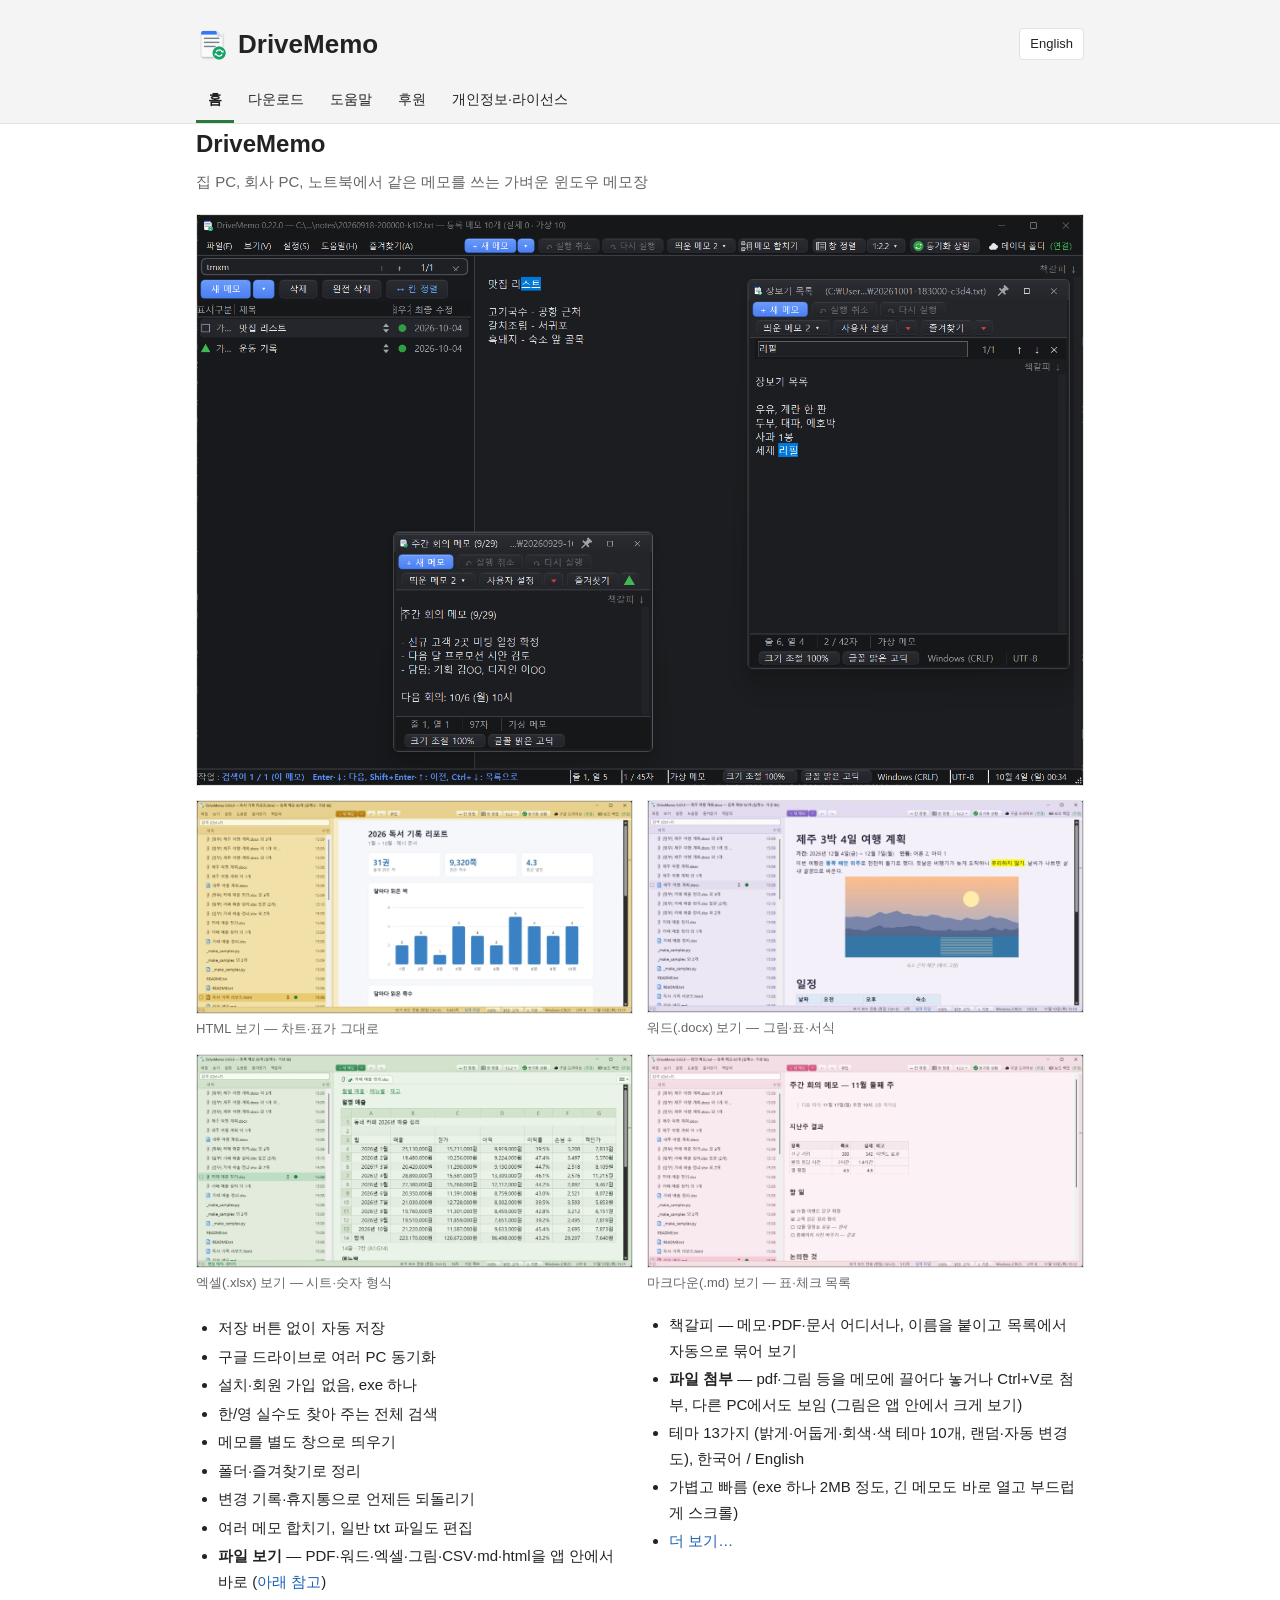
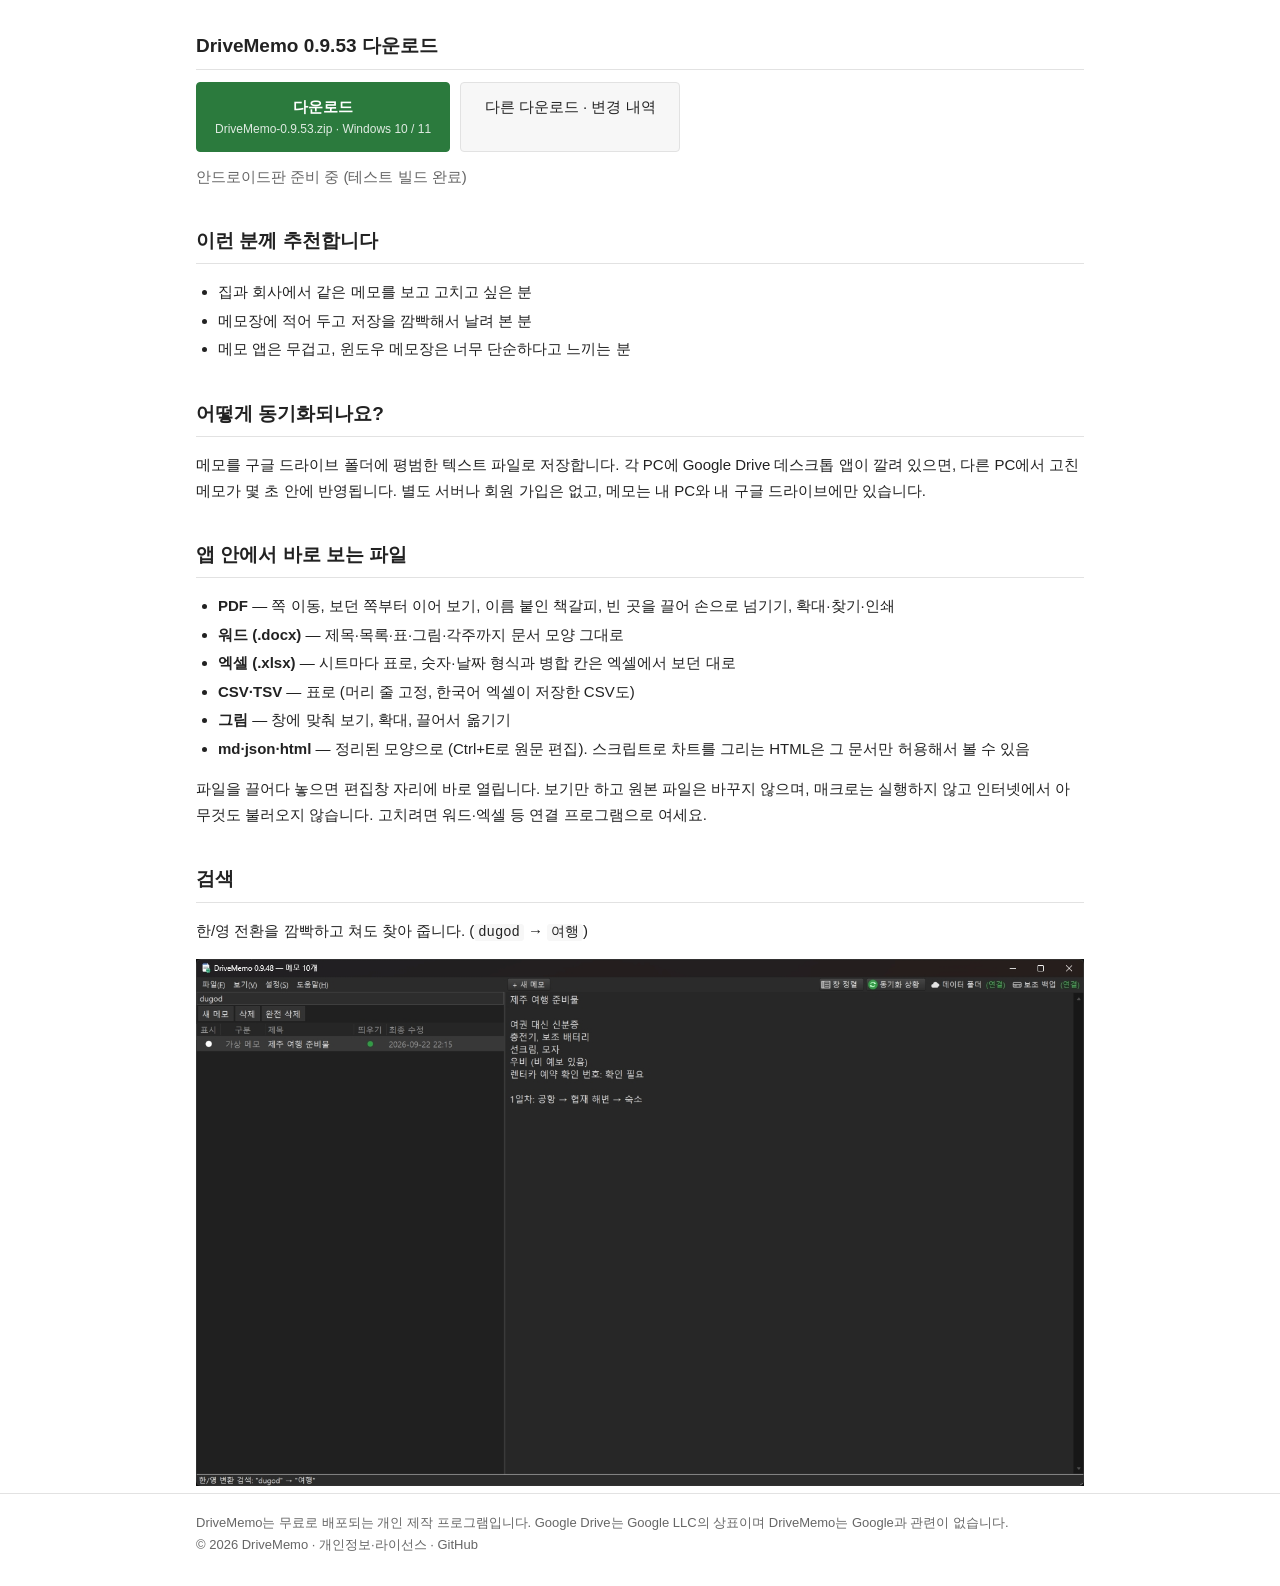
<file: index.html>
<!DOCTYPE html>
<html lang="ko" data-title-ko="DriveMemo - 여러 PC에서 함께 쓰는 가벼운 메모장" data-title-en="DriveMemo - A lightweight notepad synced across your PCs">
<head>
<meta charset="utf-8">
<meta name="viewport" content="width=device-width, initial-scale=1">
<title>DriveMemo - 여러 PC에서 함께 쓰는 가벼운 메모장</title>
<meta name="description" content="집 PC, 회사 PC, 노트북에서 같은 메모를 쓰는 가벼운 윈도우 메모장. 자동 저장, 구글 드라이브 동기화, 설치·회원 가입 없음. md·json·html 보기, 파일 첨부.">
<link rel="icon" href="favicon.ico">
<link rel="stylesheet" href="style.css">
<script src="site.js"></script>
</head>
<body>
<header><script>DM.header('index.html')</script></header>

<main class="wrap">
  <h1>DriveMemo</h1>
  <p class="sub">
    <span class="ko">집 PC, 회사 PC, 노트북에서 같은 메모를 쓰는 가벼운 윈도우 메모장</span>
    <span class="en">A lightweight Windows notepad that keeps the same notes on your home PC, work PC and laptop</span>
  </p>

  <div class="intro">
    <video src="images/intro.mp4" poster="images/main.png" autoplay muted loop playsinline aria-label="DriveMemo: 목록에서 메모를 끌어내 별도 창으로 띄우기"></video>
    <div class="shots">
      <figure><a href="images/view-html.webp"><img src="images/view-html.webp" alt="DriveMemo에서 HTML 리포트 보기" loading="lazy" width="2000" height="975"></a><figcaption><span class="ko">HTML 보기 — 차트·표가 그대로</span><span class="en">HTML view — charts and tables as designed</span></figcaption></figure>
      <figure><a href="images/view-docx.webp"><img src="images/view-docx.webp" alt="DriveMemo에서 워드 문서 보기" loading="lazy" width="2000" height="975"></a><figcaption><span class="ko">워드(.docx) 보기 — 그림·표·서식</span><span class="en">Word (.docx) view — pictures, tables, formatting</span></figcaption></figure>
      <figure><a href="images/view-xlsx.webp"><img src="images/view-xlsx.webp" alt="DriveMemo에서 엑셀 파일 보기" loading="lazy" width="2000" height="975"></a><figcaption><span class="ko">엑셀(.xlsx) 보기 — 시트·숫자 형식</span><span class="en">Excel (.xlsx) view — sheets and number formats</span></figcaption></figure>
      <figure><a href="images/view-md.webp"><img src="images/view-md.webp" alt="DriveMemo에서 마크다운 보기" loading="lazy" width="2000" height="975"></a><figcaption><span class="ko">마크다운(.md) 보기 — 표·체크 목록</span><span class="en">Markdown (.md) view — tables and checklists</span></figcaption></figure>
    </div>
    <ul class="feat">
      <li class="ko">저장 버튼 없이 자동 저장</li>
      <li class="en">Saves automatically — no save button</li>
      <li class="ko">구글 드라이브로 여러 PC 동기화</li>
      <li class="en">Syncs across PCs through Google Drive</li>
      <li class="ko">설치·회원 가입 없음, exe 하나</li>
      <li class="en">No installer, no account — a single exe</li>
      <li class="ko">한/영 실수도 찾아 주는 전체 검색</li>
      <li class="en">Full-text search that even catches Korean/English keyboard mix-ups</li>
      <li class="ko">메모를 별도 창으로 띄우기</li>
      <li class="en">Pop notes out into their own windows</li>
      <li class="ko">폴더·즐겨찾기로 정리</li>
      <li class="en">Organize with folders and favorites</li>
      <li class="ko">변경 기록·휴지통으로 언제든 되돌리기</li>
      <li class="en">Version history and trash — undo any mistake</li>
      <li class="ko">여러 메모 합치기, 일반 txt 파일도 편집</li>
      <li class="en">Merge notes, and edit plain .txt files too</li>
      <li class="ko"><b>파일 보기</b> — PDF·워드·엑셀·그림·CSV·md·html을 앱 안에서 바로 (<a href="#view">아래 참고</a>)</li>
      <li class="en"><b>File viewer</b> — open PDF, Word, Excel, images, CSV, md and html right in the app (<a href="#view">see below</a>)</li>
      <li class="ko">책갈피 — 메모·PDF·문서 어디서나, 이름을 붙이고 목록에서 자동으로 묶어 보기</li>
      <li class="en">Bookmarks — in notes, PDFs and documents alike; name them and browse them in an auto-grouped list</li>
      <li class="ko"><b>파일 첨부</b> — pdf·그림 등을 메모에 끌어다 놓거나 Ctrl+V로 첨부, 다른 PC에서도 보임 (그림은 앱 안에서 크게 보기)</li>
      <li class="en"><b>File attachments</b> — drop PDFs, images and more onto a note or paste with Ctrl+V; they show up on your other PCs too (view images right in the app)</li>
      <li class="ko">테마 13가지 (밝게·어둡게·회색·색 테마 10개, 랜덤·자동 변경도), 한국어 / English</li>
      <li class="en">13 themes (light, dark, gray and 10 color themes, plus random and auto-change), Korean / English</li>
      <li class="ko">가볍고 빠름 (exe 하나 2MB 정도, 긴 메모도 바로 열고 부드럽게 스크롤)</li>
      <li class="en">Small and fast (a single exe of about 2 MB; even long notes open instantly and scroll smoothly)</li>
      <li><a href="help.html"><span class="ko">더 보기…</span><span class="en">More…</span></a></li>
    </ul>
  </div>

  <h2>DriveMemo <span data-ver>0.9.53</span> <span class="ko">다운로드</span><span class="en">download</span></h2>
  <div class="dl">
    <a class="btn main" data-zip href="https://github.com/subisubi99/DriveMemo-releases/raw/main/DriveMemo-0.9.53.zip">
      <span class="ko">다운로드</span><span class="en">Download</span>
      <small><span data-zipname>DriveMemo-0.9.53.zip</span> · Windows 10 / 11</small>
    </a>
    <a class="btn" href="download.html">
      <span class="ko">다른 다운로드 · 변경 내역</span><span class="en">Other downloads · Changelog</span>
      <small>&nbsp;</small>
    </a>
  </div>
  <p class="sub count" data-count hidden></p>
  <p class="sub"><span class="ko">안드로이드판 준비 중 (테스트 빌드 완료)</span><span class="en">Android version in progress (test build done)</span></p>

  <h2><span class="ko">이런 분께 추천합니다</span><span class="en">Who is it for?</span></h2>
  <ul class="ko">
    <li>집과 회사에서 같은 메모를 보고 고치고 싶은 분</li>
    <li>메모장에 적어 두고 저장을 깜빡해서 날려 본 분</li>
    <li>메모 앱은 무겁고, 윈도우 메모장은 너무 단순하다고 느끼는 분</li>
  </ul>
  <ul class="en">
    <li>You want to read and edit the same notes at home and at work</li>
    <li>You've lost text in Notepad because you forgot to save</li>
    <li>Note-taking apps feel heavy, but Windows Notepad feels too bare</li>
  </ul>

  <h2><span class="ko">어떻게 동기화되나요?</span><span class="en">How does syncing work?</span></h2>
  <p class="ko">
    메모를 구글 드라이브 폴더에 평범한 텍스트 파일로 저장합니다.
    각 PC에 Google Drive 데스크톱 앱이 깔려 있으면, 다른 PC에서 고친 메모가 몇 초 안에 반영됩니다.
    별도 서버나 회원 가입은 없고, 메모는 내 PC와 내 구글 드라이브에만 있습니다.
  </p>
  <p class="en">
    Notes are saved as plain text files in a Google Drive folder.
    With the Google Drive desktop app on each PC, a change made on one PC shows up on the others within seconds.
    There is no server and no sign-up — your notes live only on your PC and in your own Google Drive.
  </p>

  <h2 id="view"><span class="ko">앱 안에서 바로 보는 파일</span><span class="en">Files you can view right in the app</span></h2>
  <ul class="ko">
    <li><b>PDF</b> — 쪽 이동, 보던 쪽부터 이어 보기, 이름 붙인 책갈피, 빈 곳을 끌어 손으로 넘기기, 확대·찾기·인쇄</li>
    <li><b>워드 (.docx)</b> — 제목·목록·표·그림·각주까지 문서 모양 그대로</li>
    <li><b>엑셀 (.xlsx)</b> — 시트마다 표로, 숫자·날짜 형식과 병합 칸은 엑셀에서 보던 대로</li>
    <li><b>CSV·TSV</b> — 표로 (머리 줄 고정, 한국어 엑셀이 저장한 CSV도)</li>
    <li><b>그림</b> — 창에 맞춰 보기, 확대, 끌어서 옮기기</li>
    <li><b>md·json·html</b> — 정리된 모양으로 (Ctrl+E로 원문 편집). 스크립트로 차트를 그리는 HTML은 그 문서만 허용해서 볼 수 있음</li>
  </ul>
  <ul class="en">
    <li><b>PDF</b> — go to a page, pick up where you left off, named bookmarks, drag empty space to pan, zoom, find and print</li>
    <li><b>Word (.docx)</b> — headings, lists, tables, pictures and footnotes as in the document</li>
    <li><b>Excel (.xlsx)</b> — every sheet as a table, with number/date formats and merged cells as Excel shows them</li>
    <li><b>CSV / TSV</b> — as a table (header row stays on top; CSV saved by Korean Excel works too)</li>
    <li><b>Images</b> — fit to the window, zoom, drag to move</li>
    <li><b>md, json, html</b> — nicely formatted (Ctrl+E to edit the source). HTML that draws charts with scripts can be allowed per document</li>
  </ul>
  <p class="ko">파일을 끌어다 놓으면 편집창 자리에 바로 열립니다. 보기만 하고 원본 파일은 바꾸지 않으며, 매크로는 실행하지 않고 인터넷에서 아무것도 불러오지 않습니다. 고치려면 워드·엑셀 등 연결 프로그램으로 여세요.</p>
  <p class="en">Drop a file in and it opens in place of the editor. It's view-only — the original file is never changed, macros never run, and nothing is loaded from the internet. To edit, open it in its app (Word, Excel, …).</p>

  <h2><span class="ko">검색</span><span class="en">Search</span></h2>
  <p class="ko">한/영 전환을 깜빡하고 쳐도 찾아 줍니다. (<code>dugod</code> → <code>여행</code>)</p>
  <p class="en">Search every note at once — it even finds Korean words typed with the English keyboard layout (<code>dugod</code> → <code>여행</code>). Jump between matches with Enter / Shift+Enter.</p>
  <img src="images/search.jpg" alt="">
</main>

<footer><script>DM.footer()</script></footer>
<script>DM.latest()</script>
</body>
</html>
</file>
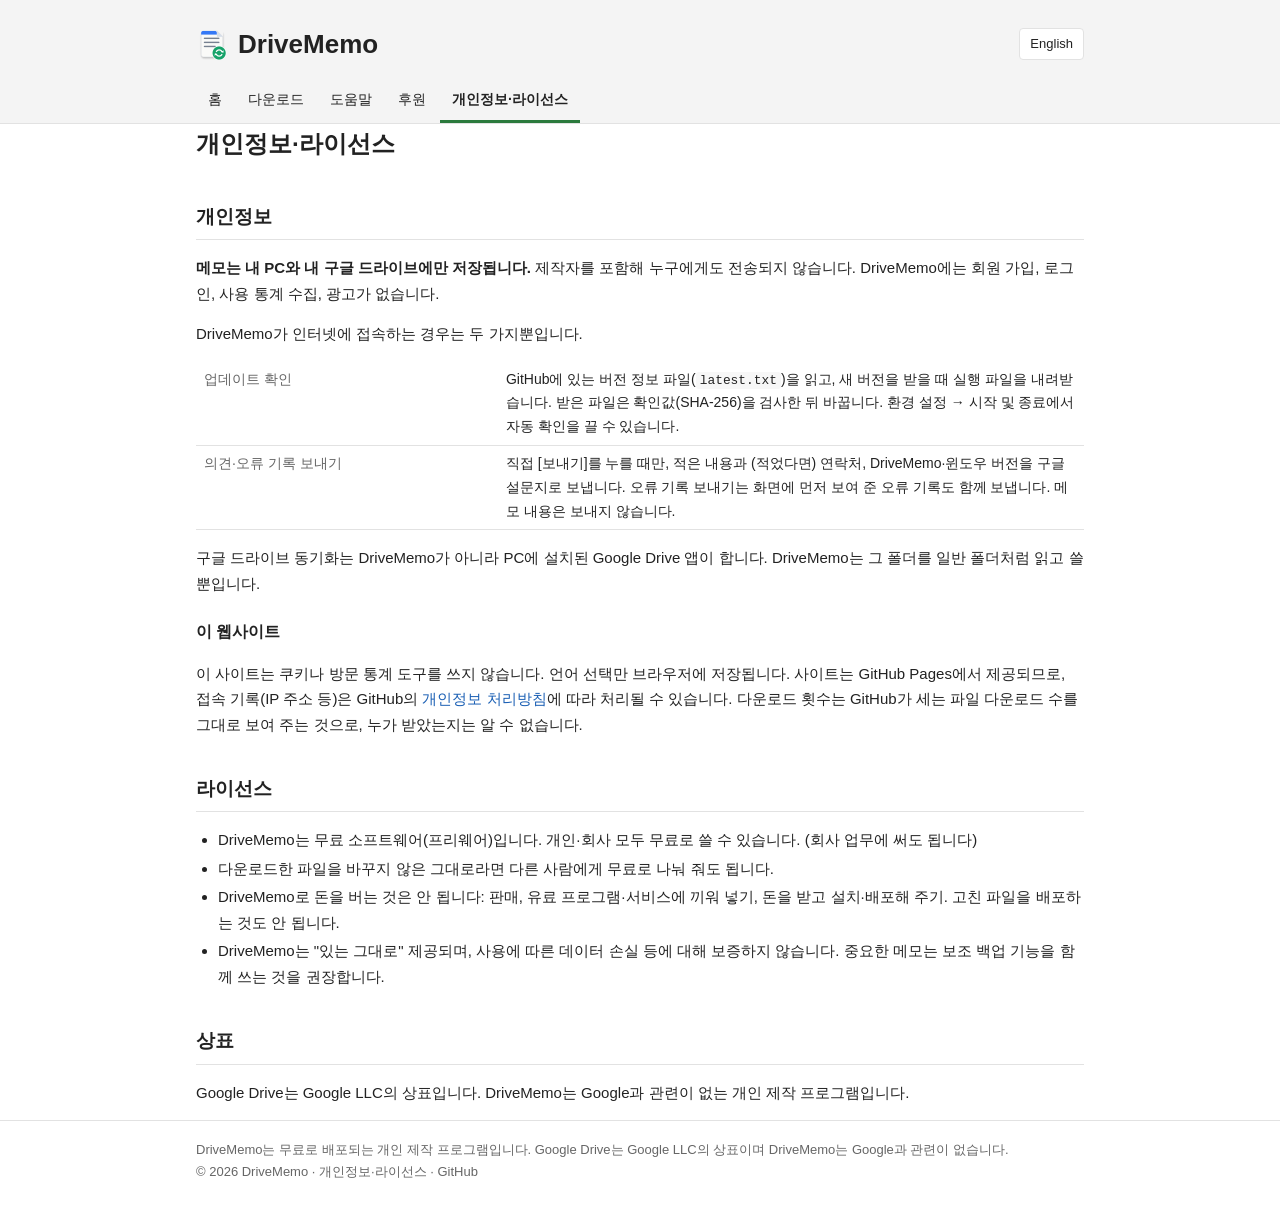
<file: about.html>
<!DOCTYPE html>
<html lang="ko" data-title-ko="개인정보·라이선스 - DriveMemo" data-title-en="Privacy & License - DriveMemo">
<head>
<meta charset="utf-8">
<meta name="viewport" content="width=device-width, initial-scale=1">
<title>개인정보·라이선스 - DriveMemo</title>
<link rel="icon" href="favicon.ico">
<link rel="stylesheet" href="style.css">
<script src="site.js"></script>
</head>
<body>
<header><script>DM.header('about.html')</script></header>

<main class="wrap">
  <h1><span class="ko">개인정보·라이선스</span><span class="en">Privacy &amp; License</span></h1>

  <!-- 한국어 -->
  <div class="ko">
    <h2>개인정보</h2>
    <p><b>메모는 내 PC와 내 구글 드라이브에만 저장됩니다.</b> 제작자를 포함해 누구에게도 전송되지 않습니다.
      DriveMemo에는 회원 가입, 로그인, 사용 통계 수집, 광고가 없습니다.</p>
    <p>DriveMemo가 인터넷에 접속하는 경우는 두 가지뿐입니다.</p>
    <table>
      <tr><th>업데이트 확인</th><td>GitHub에 있는 버전 정보 파일(<code>latest.txt</code>)을 읽고, 새 버전을 받을 때 실행 파일을 내려받습니다. 받은 파일은 확인값(SHA-256)을 검사한 뒤 바꿉니다. 환경 설정 → 시작 및 종료에서 자동 확인을 끌 수 있습니다.</td></tr>
      <tr><th>의견·오류 기록 보내기</th><td>직접 [보내기]를 누를 때만, 적은 내용과 (적었다면) 연락처, DriveMemo·윈도우 버전을 구글 설문지로 보냅니다. 오류 기록 보내기는 화면에 먼저 보여 준 오류 기록도 함께 보냅니다. 메모 내용은 보내지 않습니다.</td></tr>
    </table>
    <p>구글 드라이브 동기화는 DriveMemo가 아니라 PC에 설치된 Google Drive 앱이 합니다. DriveMemo는 그 폴더를 일반 폴더처럼 읽고 쓸 뿐입니다.</p>

    <h3>이 웹사이트</h3>
    <p>이 사이트는 쿠키나 방문 통계 도구를 쓰지 않습니다. 언어 선택만 브라우저에 저장됩니다.
      사이트는 GitHub Pages에서 제공되므로, 접속 기록(IP 주소 등)은 GitHub의 <a href="https://docs.github.com/ko/site-policy/privacy-policies/github-general-privacy-statement">개인정보 처리방침</a>에 따라 처리될 수 있습니다.
      다운로드 횟수는 GitHub가 세는 파일 다운로드 수를 그대로 보여 주는 것으로, 누가 받았는지는 알 수 없습니다.</p>

    <h2>라이선스</h2>
    <ul>
      <li>DriveMemo는 무료 소프트웨어(프리웨어)입니다. 개인·회사 모두 무료로 쓸 수 있습니다. (회사 업무에 써도 됩니다)</li>
      <li>다운로드한 파일을 바꾸지 않은 그대로라면 다른 사람에게 무료로 나눠 줘도 됩니다.</li>
      <li>DriveMemo로 돈을 버는 것은 안 됩니다: 판매, 유료 프로그램·서비스에 끼워 넣기, 돈을 받고 설치·배포해 주기. 고친 파일을 배포하는 것도 안 됩니다.</li>
      <li>DriveMemo는 "있는 그대로" 제공되며, 사용에 따른 데이터 손실 등에 대해 보증하지 않습니다. 중요한 메모는 보조 백업 기능을 함께 쓰는 것을 권장합니다.</li>
    </ul>

    <h2>상표</h2>
    <p>Google Drive는 Google LLC의 상표입니다. DriveMemo는 Google과 관련이 없는 개인 제작 프로그램입니다.</p>
  </div>

  <!-- English -->
  <div class="en">
    <h2>Privacy</h2>
    <p><b>Your notes are stored only on your PC and in your own Google Drive.</b> They are never sent to anyone, including the developer.
      DriveMemo has no accounts, no sign-in, no usage tracking and no ads.</p>
    <p>DriveMemo connects to the internet in only two cases:</p>
    <table>
      <tr><th>Update check</th><td>Reads a version file (<code>latest.txt</code>) on GitHub, and downloads the new executable when you update. The download is verified with SHA-256 before it replaces the old one. Automatic checks can be turned off in settings.</td></tr>
      <tr><th>Feedback &amp; error reports</th><td>Only when you click send: your message, contact info (if given) and the DriveMemo/Windows version are sent via Google Forms. Error reports also include the error log shown to you first. Note contents are never sent.</td></tr>
    </table>
    <p>Syncing is done by the Google Drive desktop app, not by DriveMemo. DriveMemo simply reads and writes files in that folder.</p>

    <h3>This website</h3>
    <p>This site uses no cookies or analytics. Only your language choice is stored in your browser.
      The site is hosted on GitHub Pages, so access logs (such as IP addresses) may be processed under GitHub's <a href="https://docs.github.com/en/site-policy/privacy-policies/github-general-privacy-statement">privacy statement</a>.
      The download count is simply the file download total reported by GitHub; it does not identify who downloaded.</p>

    <h2>License</h2>
    <ul>
      <li>DriveMemo is freeware, free for personal and business use (including use at work).</li>
      <li>You may share the downloaded files with others free of charge, as long as they are unmodified.</li>
      <li>You may not make money from DriveMemo itself: no selling it, bundling it with paid software or services, or charging to install or distribute it. Distributing modified copies is not allowed either.</li>
      <li>DriveMemo is provided "as is", without warranty of any kind, including against data loss. Using the secondary backup feature for important notes is recommended.</li>
    </ul>

    <h2>Trademarks</h2>
    <p>Google Drive is a trademark of Google LLC. DriveMemo is an independent program not affiliated with Google.</p>
  </div>
</main>

<footer><script>DM.footer()</script></footer>
</body>
</html>
</file>
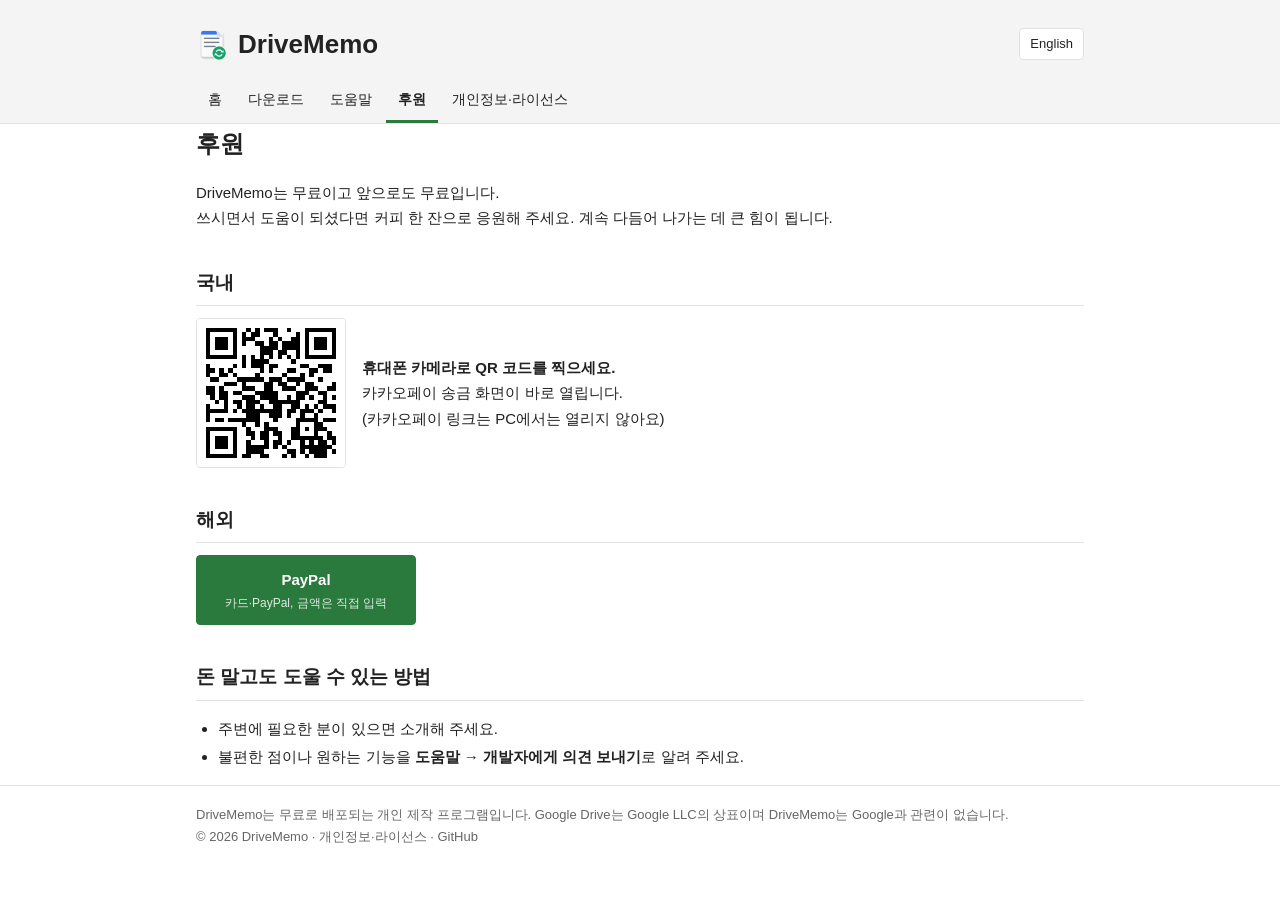
<file: donate.html>
<!DOCTYPE html>
<html lang="ko" data-title-ko="후원 - DriveMemo" data-title-en="Donate - DriveMemo">
<head>
<meta charset="utf-8">
<meta name="viewport" content="width=device-width, initial-scale=1">
<title>후원 - DriveMemo</title>
<link rel="icon" href="favicon.ico">
<link rel="stylesheet" href="style.css">
<script src="site.js"></script>
</head>
<body>
<header><script>DM.header('donate.html')</script></header>

<main class="wrap">
  <h1><span class="ko">후원</span><span class="en">Donate</span></h1>
  <p class="ko">
    DriveMemo는 무료이고 앞으로도 무료입니다.<br>
    쓰시면서 도움이 되셨다면 커피 한 잔으로 응원해 주세요. 계속 다듬어 나가는 데 큰 힘이 됩니다.
  </p>
  <p class="en">
    DriveMemo is free and will stay free.<br>
    If it has been useful to you, you can support its development with a small donation. Thank you!
  </p>

  <!-- 링크가 정해지면 class="btn off"를 "btn"으로 바꾸고 href를 넣으면 됨 -->
  <h2><span class="ko">국내</span><span class="en">From Korea</span></h2>
  <div class="dl">
    <a class="btn main pay-link" href="https://qr.kakaopay.com/FL2UflnFv" target="_blank" rel="noopener"><span class="ko">카카오페이로 후원</span><span class="en">KakaoPay</span><small><span class="ko">휴대폰에서 누르면 바로 송금 화면</span><span class="en">Opens KakaoPay on your phone</span></small></a>
    <div class="pay-qr">
      <img src="images/kakaopay-qr.svg" alt="카카오페이 송금 QR 코드">
      <p>
        <span class="ko"><b>휴대폰 카메라로 QR 코드를 찍으세요.</b><br>카카오페이 송금 화면이 바로 열립니다.<br>(카카오페이 링크는 PC에서는 열리지 않아요)</span>
        <span class="en"><b>Scan with your phone camera.</b><br>Opens KakaoPay's transfer screen.<br>(KakaoPay links don't open on a PC.)</span>
      </p>
    </div>
  </div>

  <h2><span class="ko">해외</span><span class="en">International</span></h2>
  <div class="dl">
    <a class="btn main" href="https://www.paypal.com/ncp/payment/TW75BVCJ4BL3G" target="_blank" rel="noopener">PayPal<small><span class="ko">카드·PayPal, 금액은 직접 입력</span><span class="en">Card or PayPal, any amount</span></small></a>
  </div>

  <h2><span class="ko">돈 말고도 도울 수 있는 방법</span><span class="en">Other ways to help</span></h2>
  <ul class="ko">
    <li>주변에 필요한 분이 있으면 소개해 주세요.</li>
    <li>불편한 점이나 원하는 기능을 <b>도움말 → 개발자에게 의견 보내기</b>로 알려 주세요.</li>
  </ul>
  <ul class="en">
    <li>Tell a friend who might find it useful.</li>
    <li>Send feedback from <b>도움말 (Help) → 개발자에게 의견 보내기 (Send feedback)</b> in the app.</li>
  </ul>
</main>

<footer><script>DM.footer()</script></footer>
</body>
</html>
</file>
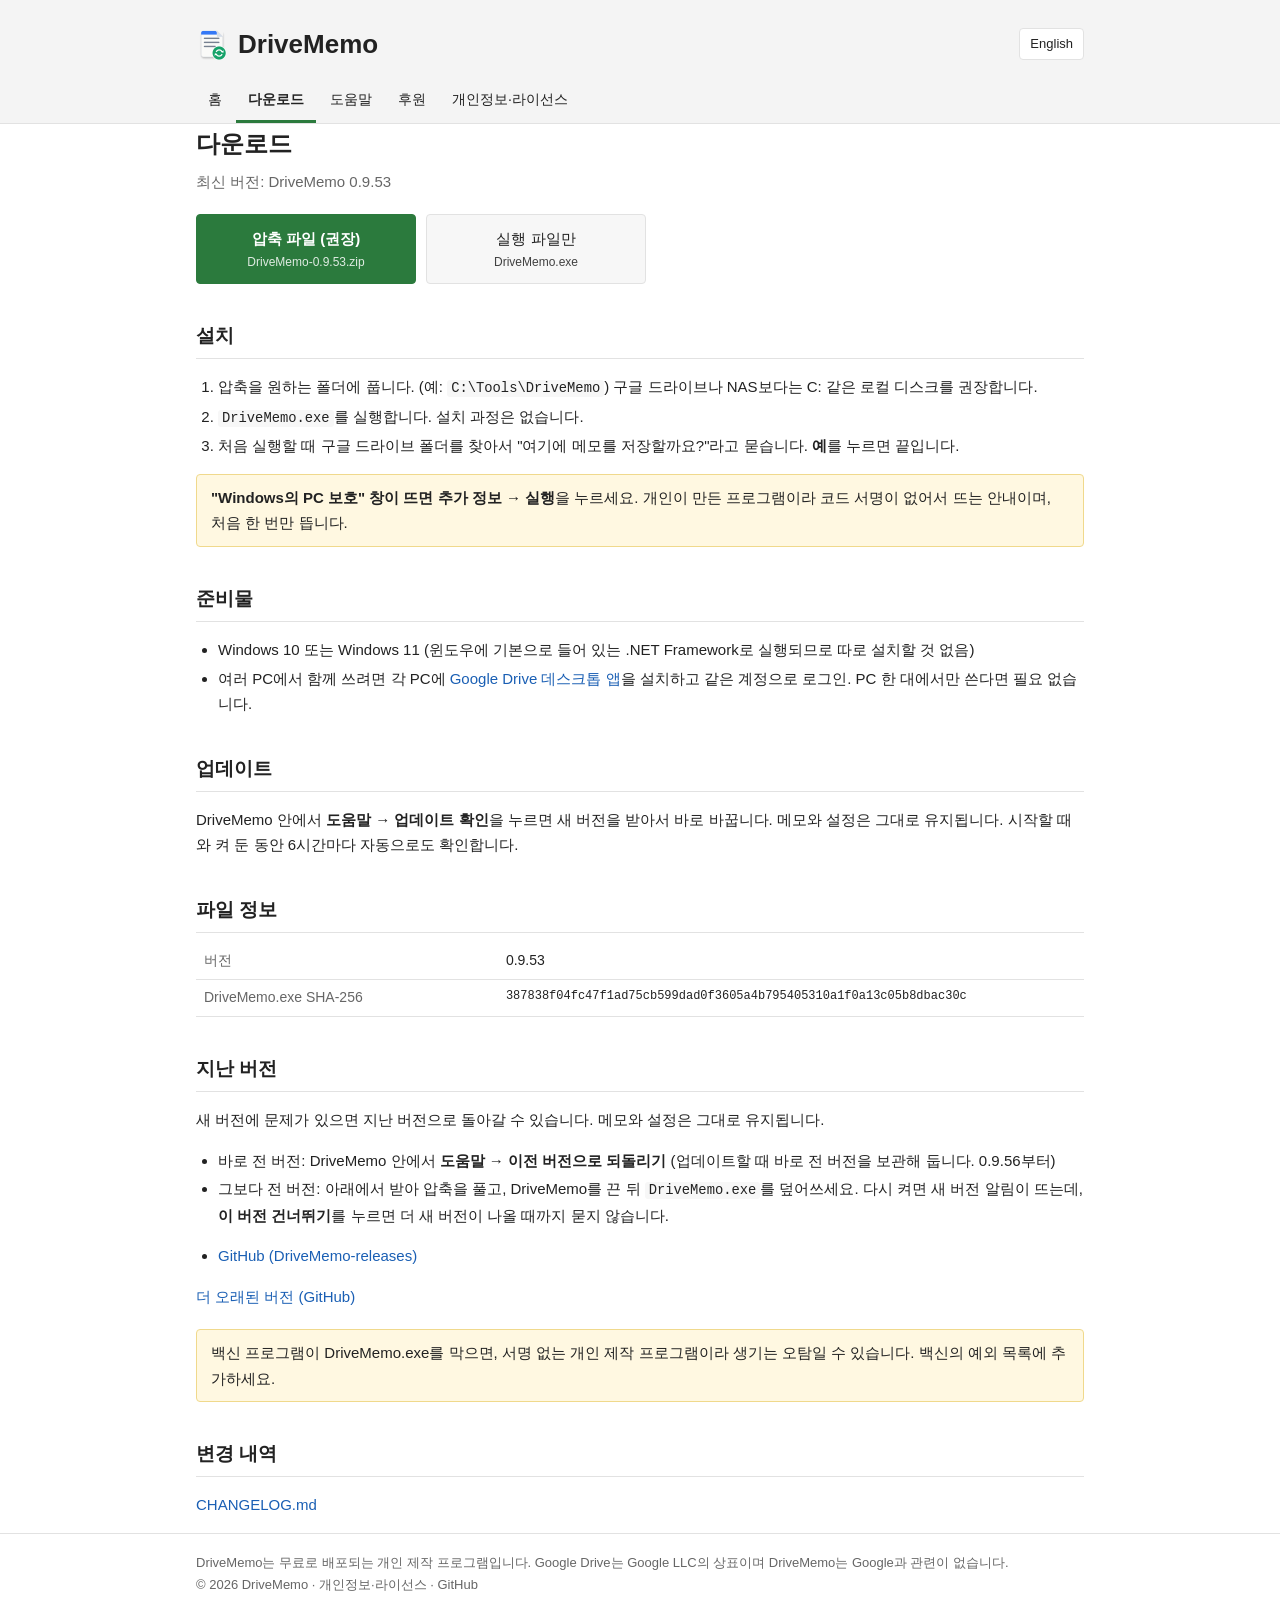
<file: download.html>
<!DOCTYPE html>
<html lang="ko" data-title-ko="다운로드 - DriveMemo" data-title-en="Download - DriveMemo">
<head>
<meta charset="utf-8">
<meta name="viewport" content="width=device-width, initial-scale=1">
<title>다운로드 - DriveMemo</title>
<link rel="icon" href="favicon.ico">
<link rel="stylesheet" href="style.css">
<script src="site.js"></script>
</head>
<body>
<header><script>DM.header('download.html')</script></header>

<main class="wrap">
  <h1><span class="ko">다운로드</span><span class="en">Download</span></h1>
  <p class="sub"><span class="ko">최신 버전</span><span class="en">Latest version</span>: DriveMemo <span data-ver>0.9.53</span></p>

  <div class="dl">
    <a class="btn main" data-zip href="https://github.com/subisubi99/DriveMemo-releases/raw/main/DriveMemo-0.9.53.zip">
      <span class="ko">압축 파일 (권장)</span><span class="en">Zip archive (recommended)</span>
      <small data-zipname>DriveMemo-0.9.53.zip</small>
    </a>
    <a class="btn" data-exe href="https://github.com/subisubi99/DriveMemo-releases/raw/main/DriveMemo.exe">
      <span class="ko">실행 파일만</span><span class="en">Executable only</span>
      <small>DriveMemo.exe</small>
    </a>
  </div>
  <p class="sub count" data-count hidden></p>
  <p class="en note">DriveMemo is available in English and Korean. A new PC starts in your Windows language; you can switch in <b>Options → Settings… → Language</b>.</p>

  <h2><span class="ko">설치</span><span class="en">Installation</span></h2>
  <ol class="ko">
    <li>압축을 원하는 폴더에 풉니다. (예: <code>C:\Tools\DriveMemo</code>) 구글 드라이브나 NAS보다는 C: 같은 로컬 디스크를 권장합니다.</li>
    <li><code>DriveMemo.exe</code>를 실행합니다. 설치 과정은 없습니다.</li>
    <li>처음 실행할 때 구글 드라이브 폴더를 찾아서 "여기에 메모를 저장할까요?"라고 묻습니다. <b>예</b>를 누르면 끝입니다.</li>
  </ol>
  <ol class="en">
    <li>Extract the zip to any folder (e.g. <code>C:\Tools\DriveMemo</code>). A local disk is recommended over Google Drive or a NAS.</li>
    <li>Run <code>DriveMemo.exe</code>. There is no installer.</li>
    <li>On first run it finds your Google Drive folder and asks whether to keep notes there. Click <b>Yes</b> and you're done.</li>
  </ol>

  <div class="note ko">
    <b>"Windows의 PC 보호" 창이 뜨면</b> <b>추가 정보 → 실행</b>을 누르세요.
    개인이 만든 프로그램이라 코드 서명이 없어서 뜨는 안내이며, 처음 한 번만 뜹니다.
  </div>
  <div class="note en">
    <b>If "Windows protected your PC" appears</b>, click <b>More info → Run anyway</b>.
    It appears because this individually made program has no code signature, and only shows once.
  </div>

  <h2><span class="ko">준비물</span><span class="en">Requirements</span></h2>
  <ul class="ko">
    <li>Windows 10 또는 Windows 11 (윈도우에 기본으로 들어 있는 .NET Framework로 실행되므로 따로 설치할 것 없음)</li>
    <li>여러 PC에서 함께 쓰려면 각 PC에 <a href="https://www.google.com/drive/download/">Google Drive 데스크톱 앱</a>을 설치하고 같은 계정으로 로그인. PC 한 대에서만 쓴다면 필요 없습니다.</li>
  </ul>
  <ul class="en">
    <li>Windows 10 or 11 (runs on the .NET Framework built into Windows — nothing else to install)</li>
    <li>To use it on several PCs, install the <a href="https://www.google.com/drive/download/">Google Drive desktop app</a> on each one and sign in with the same account. Not needed for a single PC.</li>
  </ul>

  <h2><span class="ko">업데이트</span><span class="en">Updating</span></h2>
  <p class="ko">DriveMemo 안에서 <b>도움말 → 업데이트 확인</b>을 누르면 새 버전을 받아서 바로 바꿉니다. 메모와 설정은 그대로 유지됩니다. 시작할 때와 켜 둔 동안 6시간마다 자동으로도 확인합니다.</p>
  <p class="en">In DriveMemo, choose <b>Help → Check for Updates…</b> to download and install a new version. Your notes and settings are kept. It also checks automatically at startup and every 6 hours while running.</p>

  <h2><span class="ko">파일 정보</span><span class="en">File details</span></h2>
  <table>
    <tr><th><span class="ko">버전</span><span class="en">Version</span></th><td data-ver>0.9.53</td></tr>
    <tr><th>DriveMemo.exe SHA-256</th><td class="hash" data-sha>387838f04fc47f1ad75cb599dad0f3605a4b795405310a1f0a13c05b8dbac30c</td></tr>
  </table>

  <h2><span class="ko">지난 버전</span><span class="en">Older versions</span></h2>
  <p class="ko">새 버전에 문제가 있으면 지난 버전으로 돌아갈 수 있습니다. 메모와 설정은 그대로 유지됩니다.</p>
  <p class="en">If a new version causes trouble, you can go back to an older one. Your notes and settings are kept.</p>
  <ul class="ko">
    <li>바로 전 버전: DriveMemo 안에서 <b>도움말 → 이전 버전으로 되돌리기</b> (업데이트할 때 바로 전 버전을 보관해 둡니다. 0.9.56부터)</li>
    <li>그보다 전 버전: 아래에서 받아 압축을 풀고, DriveMemo를 끈 뒤 <code>DriveMemo.exe</code>를 덮어쓰세요.
      다시 켜면 새 버전 알림이 뜨는데, <b>이 버전 건너뛰기</b>를 누르면 더 새 버전이 나올 때까지 묻지 않습니다.</li>
  </ul>
  <ul class="en">
    <li>The previous version: in DriveMemo, <b>Help → Roll Back to Previous Version…</b>. The previous version is kept when updating (from 0.9.56).</li>
    <li>Older versions: download below, extract, close DriveMemo and replace <code>DriveMemo.exe</code>.
      When the update notice appears, choose <b>Skip This Version</b>.</li>
  </ul>
  <ul id="old">
    <li><a href="https://github.com/subisubi99/DriveMemo-releases">GitHub (DriveMemo-releases)</a></li>
  </ul>
  <p class="sub"><a href="https://github.com/subisubi99/DriveMemo-releases"><span class="ko">더 오래된 버전 (GitHub)</span><span class="en">Even older versions (GitHub)</span></a></p>

  <div class="note ko">
    백신 프로그램이 DriveMemo.exe를 막으면, 서명 없는 개인 제작 프로그램이라 생기는 오탐일 수 있습니다. 백신의 예외 목록에 추가하세요.
  </div>
  <div class="note en">
    If your antivirus blocks DriveMemo.exe, it is likely a false positive caused by the missing code signature. Add it to your antivirus exceptions.
  </div>

  <h2><span class="ko">변경 내역</span><span class="en">Changelog</span></h2>
  <p class="en sub">The changelog is written in Korean.</p>
  <div class="log" id="log">
    <p><a href="https://github.com/subisubi99/DriveMemo-releases/blob/main/CHANGELOG.md">CHANGELOG.md</a></p>
  </div>
</main>

<footer><script>DM.footer()</script></footer>
<script>DM.latest(); DM.changelog('log'); DM.oldVersions('old', 5)</script>
</body>
</html>
</file>
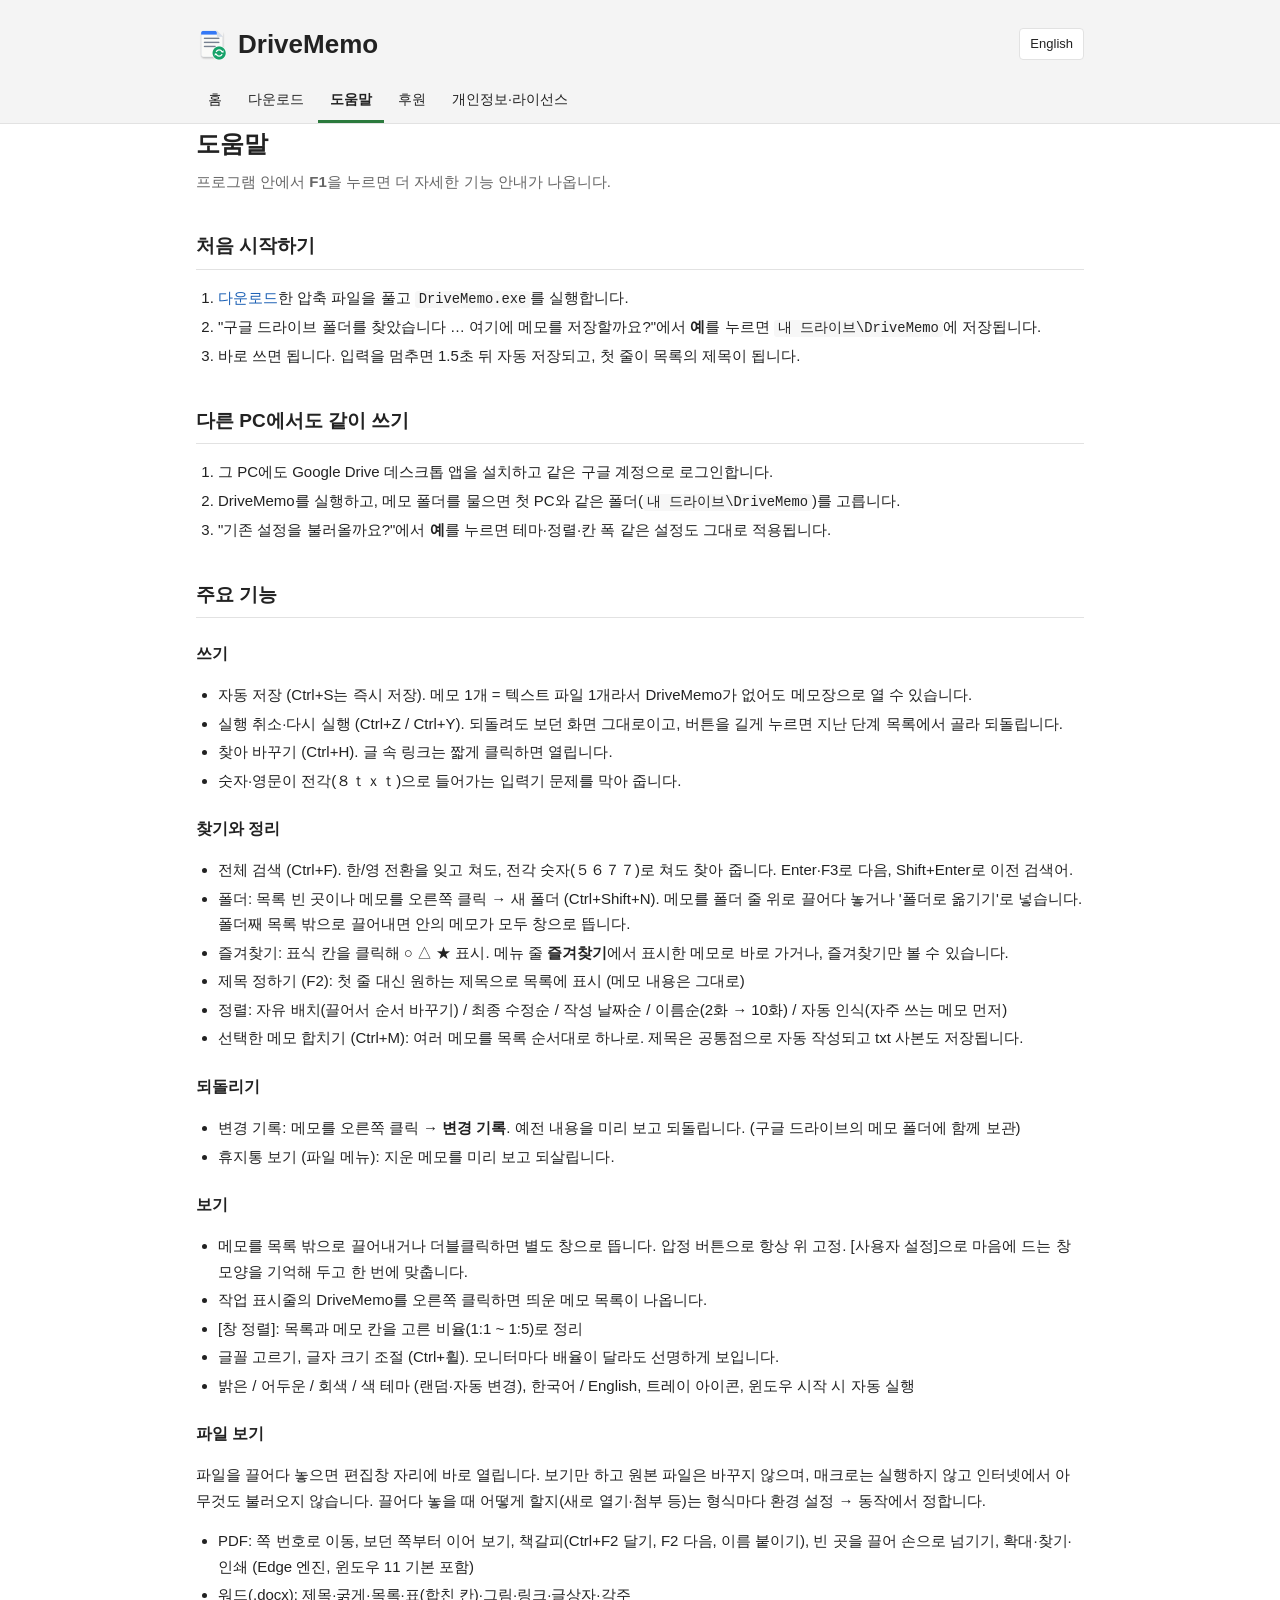
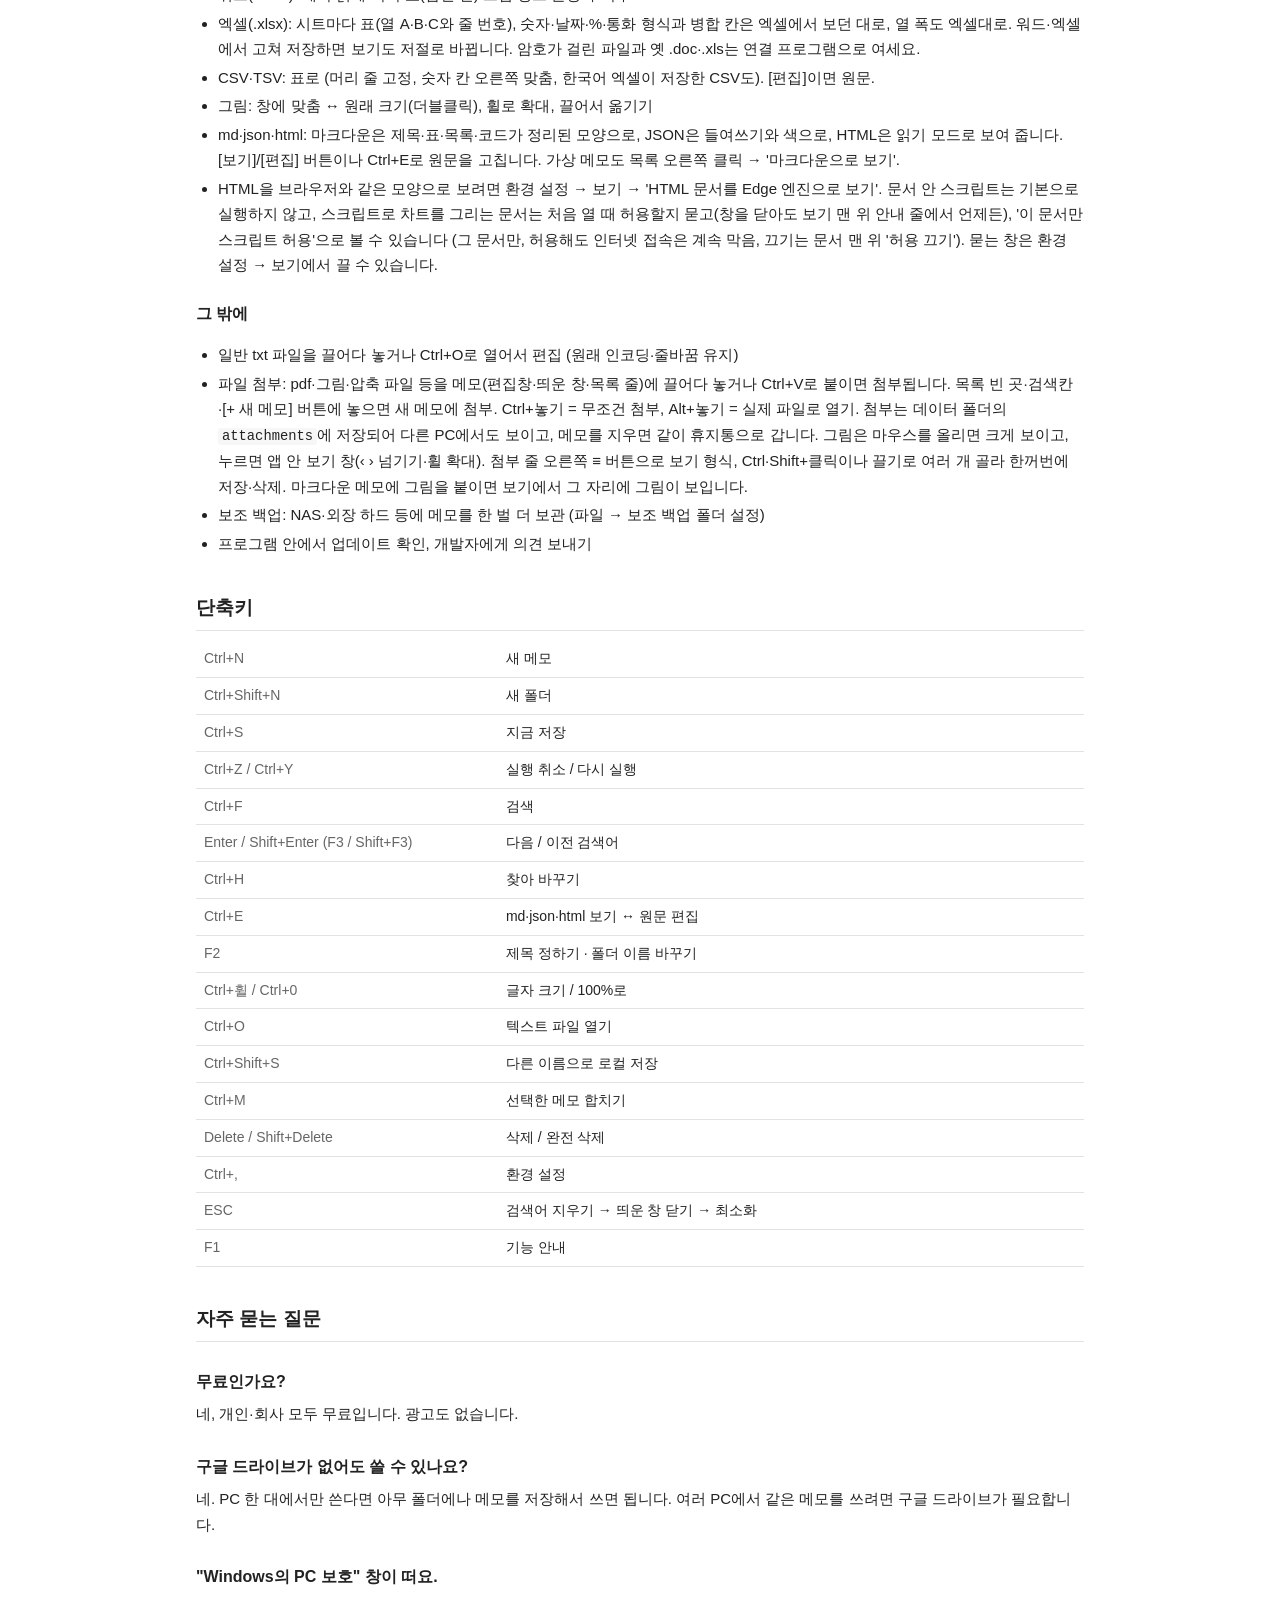
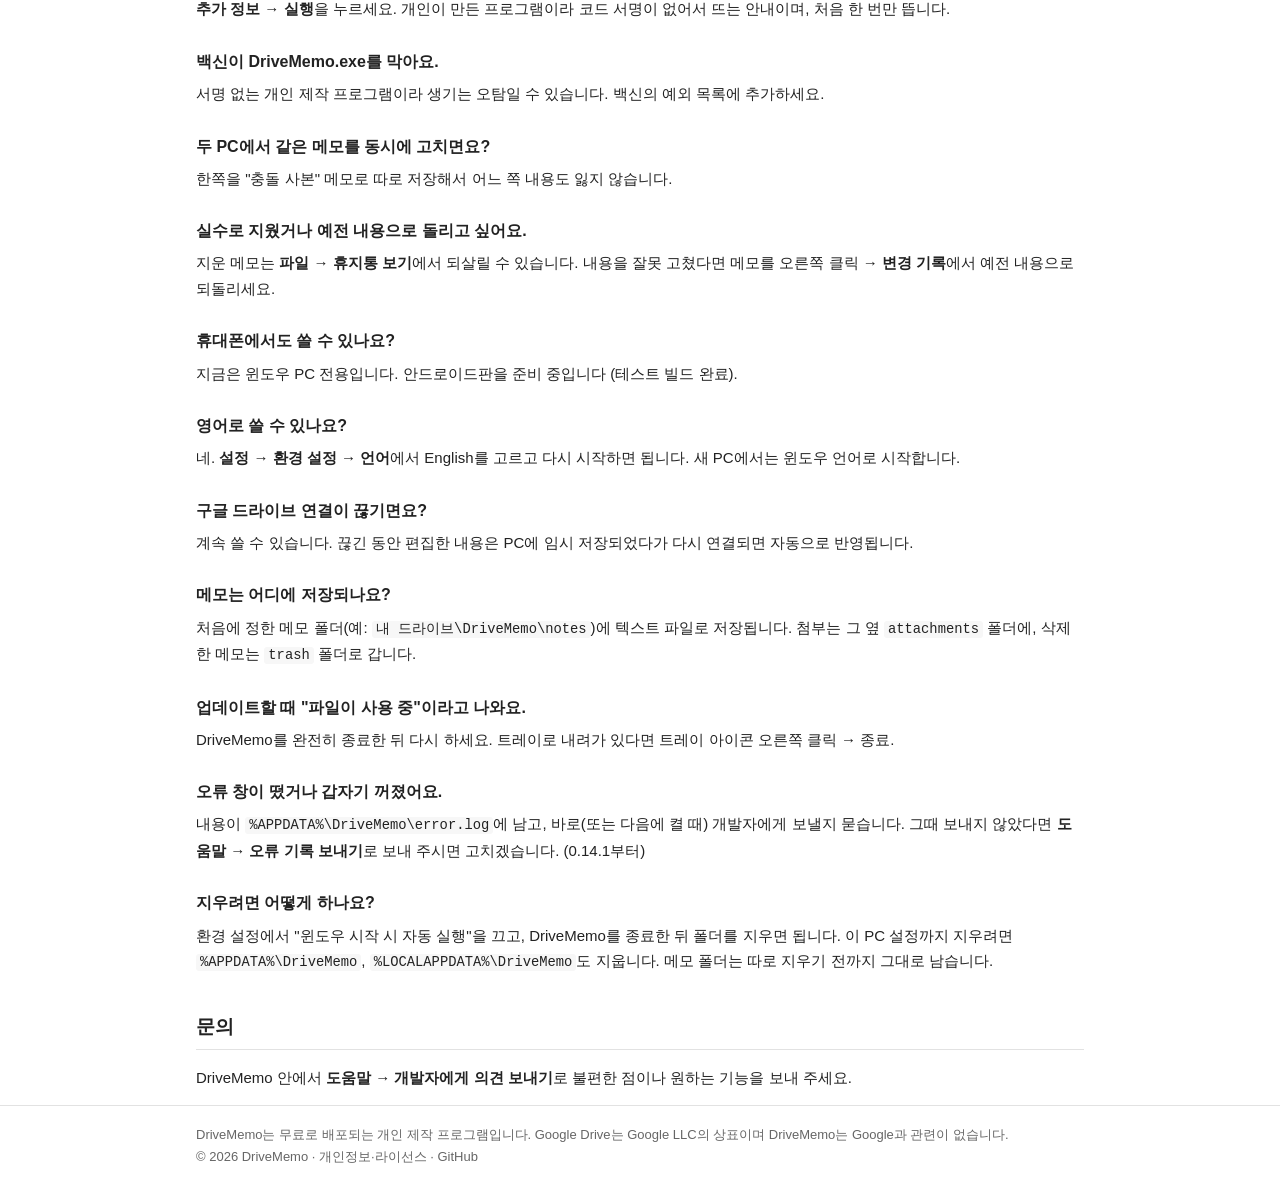
<file: help.html>
<!DOCTYPE html>
<html lang="ko" data-title-ko="도움말 - DriveMemo" data-title-en="Help - DriveMemo">
<head>
<meta charset="utf-8">
<meta name="viewport" content="width=device-width, initial-scale=1">
<title>도움말 - DriveMemo</title>
<link rel="icon" href="favicon.ico">
<link rel="stylesheet" href="style.css">
<script src="site.js"></script>
</head>
<body>
<header><script>DM.header('help.html')</script></header>

<main class="wrap">
  <h1><span class="ko">도움말</span><span class="en">Help</span></h1>
  <p class="sub">
    <span class="ko">프로그램 안에서 <b>F1</b>을 누르면 더 자세한 기능 안내가 나옵니다.</span>
    <span class="en">Press <b>F1</b> in DriveMemo for the full built-in guide.</span>
  </p>

  <!-- 한국어 -->
  <div class="ko">
    <h2>처음 시작하기</h2>
    <ol>
      <li><a href="download.html">다운로드</a>한 압축 파일을 풀고 <code>DriveMemo.exe</code>를 실행합니다.</li>
      <li>"구글 드라이브 폴더를 찾았습니다 … 여기에 메모를 저장할까요?"에서 <b>예</b>를 누르면 <code>내 드라이브\DriveMemo</code>에 저장됩니다.</li>
      <li>바로 쓰면 됩니다. 입력을 멈추면 1.5초 뒤 자동 저장되고, 첫 줄이 목록의 제목이 됩니다.</li>
    </ol>

    <h2>다른 PC에서도 같이 쓰기</h2>
    <ol>
      <li>그 PC에도 Google Drive 데스크톱 앱을 설치하고 같은 구글 계정으로 로그인합니다.</li>
      <li>DriveMemo를 실행하고, 메모 폴더를 물으면 첫 PC와 같은 폴더(<code>내 드라이브\DriveMemo</code>)를 고릅니다.</li>
      <li>"기존 설정을 불러올까요?"에서 <b>예</b>를 누르면 테마·정렬·칸 폭 같은 설정도 그대로 적용됩니다.</li>
    </ol>

    <h2>주요 기능</h2>
    <h3>쓰기</h3>
    <ul>
      <li>자동 저장 (Ctrl+S는 즉시 저장). 메모 1개 = 텍스트 파일 1개라서 DriveMemo가 없어도 메모장으로 열 수 있습니다.</li>
      <li>실행 취소·다시 실행 (Ctrl+Z / Ctrl+Y). 되돌려도 보던 화면 그대로이고, 버튼을 길게 누르면 지난 단계 목록에서 골라 되돌립니다.</li>
      <li>찾아 바꾸기 (Ctrl+H). 글 속 링크는 짧게 클릭하면 열립니다.</li>
      <li>숫자·영문이 전각(８ｔｘｔ)으로 들어가는 입력기 문제를 막아 줍니다.</li>
    </ul>
    <h3>찾기와 정리</h3>
    <ul>
      <li>전체 검색 (Ctrl+F). 한/영 전환을 잊고 쳐도, 전각 숫자(５６７７)로 쳐도 찾아 줍니다. Enter·F3로 다음, Shift+Enter로 이전 검색어.</li>
      <li>폴더: 목록 빈 곳이나 메모를 오른쪽 클릭 → 새 폴더 (Ctrl+Shift+N). 메모를 폴더 줄 위로 끌어다 놓거나 '폴더로 옮기기'로 넣습니다. 폴더째 목록 밖으로 끌어내면 안의 메모가 모두 창으로 뜹니다.</li>
      <li>즐겨찾기: 표식 칸을 클릭해 ○ △ ★ 표시. 메뉴 줄 <b>즐겨찾기</b>에서 표시한 메모로 바로 가거나, 즐겨찾기만 볼 수 있습니다.</li>
      <li>제목 정하기 (F2): 첫 줄 대신 원하는 제목으로 목록에 표시 (메모 내용은 그대로)</li>
      <li>정렬: 자유 배치(끌어서 순서 바꾸기) / 최종 수정순 / 작성 날짜순 / 이름순(2화 → 10화) / 자동 인식(자주 쓰는 메모 먼저)</li>
      <li>선택한 메모 합치기 (Ctrl+M): 여러 메모를 목록 순서대로 하나로. 제목은 공통점으로 자동 작성되고 txt 사본도 저장됩니다.</li>
    </ul>
    <h3>되돌리기</h3>
    <ul>
      <li>변경 기록: 메모를 오른쪽 클릭 → <b>변경 기록</b>. 예전 내용을 미리 보고 되돌립니다. (구글 드라이브의 메모 폴더에 함께 보관)</li>
      <li>휴지통 보기 (파일 메뉴): 지운 메모를 미리 보고 되살립니다.</li>
    </ul>
    <h3>보기</h3>
    <ul>
      <li>메모를 목록 밖으로 끌어내거나 더블클릭하면 별도 창으로 뜹니다. 압정 버튼으로 항상 위 고정. [사용자 설정]으로 마음에 드는 창 모양을 기억해 두고 한 번에 맞춥니다.</li>
      <li>작업 표시줄의 DriveMemo를 오른쪽 클릭하면 띄운 메모 목록이 나옵니다.</li>
      <li>[창 정렬]: 목록과 메모 칸을 고른 비율(1:1 ~ 1:5)로 정리</li>
      <li>글꼴 고르기, 글자 크기 조절 (Ctrl+휠). 모니터마다 배율이 달라도 선명하게 보입니다.</li>
      <li>밝은 / 어두운 / 회색 / 색 테마 (랜덤·자동 변경), 한국어 / English, 트레이 아이콘, 윈도우 시작 시 자동 실행</li>
    </ul>
    <h3>파일 보기</h3>
    <p>파일을 끌어다 놓으면 편집창 자리에 바로 열립니다. 보기만 하고 원본 파일은 바꾸지 않으며, 매크로는 실행하지 않고 인터넷에서 아무것도 불러오지 않습니다. 끌어다 놓을 때 어떻게 할지(새로 열기·첨부 등)는 형식마다 환경 설정 → 동작에서 정합니다.</p>
    <ul>
      <li>PDF: 쪽 번호로 이동, 보던 쪽부터 이어 보기, 책갈피(Ctrl+F2 달기, F2 다음, 이름 붙이기), 빈 곳을 끌어 손으로 넘기기, 확대·찾기·인쇄 (Edge 엔진, 윈도우 11 기본 포함)</li>
      <li>워드(.docx): 제목·굵게·목록·표(합친 칸)·그림·링크·글상자·각주</li>
      <li>엑셀(.xlsx): 시트마다 표(열 A·B·C와 줄 번호), 숫자·날짜·%·통화 형식과 병합 칸은 엑셀에서 보던 대로, 열 폭도 엑셀대로. 워드·엑셀에서 고쳐 저장하면 보기도 저절로 바뀝니다. 암호가 걸린 파일과 옛 .doc·.xls는 연결 프로그램으로 여세요.</li>
      <li>CSV·TSV: 표로 (머리 줄 고정, 숫자 칸 오른쪽 맞춤, 한국어 엑셀이 저장한 CSV도). [편집]이면 원문.</li>
      <li>그림: 창에 맞춤 ↔ 원래 크기(더블클릭), 휠로 확대, 끌어서 옮기기</li>
      <li>md·json·html: 마크다운은 제목·표·목록·코드가 정리된 모양으로, JSON은 들여쓰기와 색으로, HTML은 읽기 모드로 보여 줍니다. [보기]/[편집] 버튼이나 Ctrl+E로 원문을 고칩니다. 가상 메모도 목록 오른쪽 클릭 → '마크다운으로 보기'.</li>
      <li>HTML을 브라우저와 같은 모양으로 보려면 환경 설정 → 보기 → 'HTML 문서를 Edge 엔진으로 보기'. 문서 안 스크립트는 기본으로 실행하지 않고, 스크립트로 차트를 그리는 문서는 처음 열 때 허용할지 묻고(창을 닫아도 보기 맨 위 안내 줄에서 언제든), '이 문서만 스크립트 허용'으로 볼 수 있습니다 (그 문서만, 허용해도 인터넷 접속은 계속 막음, 끄기는 문서 맨 위 '허용 끄기'). 묻는 창은 환경 설정 → 보기에서 끌 수 있습니다.</li>
    </ul>
    <h3>그 밖에</h3>
    <ul>
      <li>일반 txt 파일을 끌어다 놓거나 Ctrl+O로 열어서 편집 (원래 인코딩·줄바꿈 유지)</li>
      <li>파일 첨부: pdf·그림·압축 파일 등을 메모(편집창·띄운 창·목록 줄)에 끌어다 놓거나 Ctrl+V로 붙이면 첨부됩니다. 목록 빈 곳·검색칸·[+ 새 메모] 버튼에 놓으면 새 메모에 첨부. Ctrl+놓기 = 무조건 첨부, Alt+놓기 = 실제 파일로 열기. 첨부는 데이터 폴더의 <code>attachments</code>에 저장되어 다른 PC에서도 보이고, 메모를 지우면 같이 휴지통으로 갑니다. 그림은 마우스를 올리면 크게 보이고, 누르면 앱 안 보기 창(‹ › 넘기기·휠 확대). 첨부 줄 오른쪽 ≡ 버튼으로 보기 형식, Ctrl·Shift+클릭이나 끌기로 여러 개 골라 한꺼번에 저장·삭제. 마크다운 메모에 그림을 붙이면 보기에서 그 자리에 그림이 보입니다.</li>
      <li>보조 백업: NAS·외장 하드 등에 메모를 한 벌 더 보관 (파일 → 보조 백업 폴더 설정)</li>
      <li>프로그램 안에서 업데이트 확인, 개발자에게 의견 보내기</li>
    </ul>

    <h2>단축키</h2>
    <table>
      <tr><th>Ctrl+N</th><td>새 메모</td></tr>
      <tr><th>Ctrl+Shift+N</th><td>새 폴더</td></tr>
      <tr><th>Ctrl+S</th><td>지금 저장</td></tr>
      <tr><th>Ctrl+Z / Ctrl+Y</th><td>실행 취소 / 다시 실행</td></tr>
      <tr><th>Ctrl+F</th><td>검색</td></tr>
      <tr><th>Enter / Shift+Enter (F3 / Shift+F3)</th><td>다음 / 이전 검색어</td></tr>
      <tr><th>Ctrl+H</th><td>찾아 바꾸기</td></tr>
      <tr><th>Ctrl+E</th><td>md·json·html 보기 ↔ 원문 편집</td></tr>
      <tr><th>F2</th><td>제목 정하기 · 폴더 이름 바꾸기</td></tr>
      <tr><th>Ctrl+휠 / Ctrl+0</th><td>글자 크기 / 100%로</td></tr>
      <tr><th>Ctrl+O</th><td>텍스트 파일 열기</td></tr>
      <tr><th>Ctrl+Shift+S</th><td>다른 이름으로 로컬 저장</td></tr>
      <tr><th>Ctrl+M</th><td>선택한 메모 합치기</td></tr>
      <tr><th>Delete / Shift+Delete</th><td>삭제 / 완전 삭제</td></tr>
      <tr><th>Ctrl+,</th><td>환경 설정</td></tr>
      <tr><th>ESC</th><td>검색어 지우기 → 띄운 창 닫기 → 최소화</td></tr>
      <tr><th>F1</th><td>기능 안내</td></tr>
    </table>

    <h2>자주 묻는 질문</h2>
    <div class="faq">
      <h3>무료인가요?</h3>
      <p>네, 개인·회사 모두 무료입니다. 광고도 없습니다.</p>

      <h3>구글 드라이브가 없어도 쓸 수 있나요?</h3>
      <p>네. PC 한 대에서만 쓴다면 아무 폴더에나 메모를 저장해서 쓰면 됩니다. 여러 PC에서 같은 메모를 쓰려면 구글 드라이브가 필요합니다.</p>

      <h3>"Windows의 PC 보호" 창이 떠요.</h3>
      <p><b>추가 정보 → 실행</b>을 누르세요. 개인이 만든 프로그램이라 코드 서명이 없어서 뜨는 안내이며, 처음 한 번만 뜹니다.</p>

      <h3>백신이 DriveMemo.exe를 막아요.</h3>
      <p>서명 없는 개인 제작 프로그램이라 생기는 오탐일 수 있습니다. 백신의 예외 목록에 추가하세요.</p>

      <h3>두 PC에서 같은 메모를 동시에 고치면요?</h3>
      <p>한쪽을 "충돌 사본" 메모로 따로 저장해서 어느 쪽 내용도 잃지 않습니다.</p>

      <h3>실수로 지웠거나 예전 내용으로 돌리고 싶어요.</h3>
      <p>지운 메모는 <b>파일 → 휴지통 보기</b>에서 되살릴 수 있습니다. 내용을 잘못 고쳤다면 메모를 오른쪽 클릭 → <b>변경 기록</b>에서 예전 내용으로 되돌리세요.</p>

      <h3>휴대폰에서도 쓸 수 있나요?</h3>
      <p>지금은 윈도우 PC 전용입니다. 안드로이드판을 준비 중입니다 (테스트 빌드 완료).</p>

      <h3>영어로 쓸 수 있나요?</h3>
      <p>네. <b>설정 → 환경 설정 → 언어</b>에서 English를 고르고 다시 시작하면 됩니다. 새 PC에서는 윈도우 언어로 시작합니다.</p>

      <h3>구글 드라이브 연결이 끊기면요?</h3>
      <p>계속 쓸 수 있습니다. 끊긴 동안 편집한 내용은 PC에 임시 저장되었다가 다시 연결되면 자동으로 반영됩니다.</p>

      <h3>메모는 어디에 저장되나요?</h3>
      <p>처음에 정한 메모 폴더(예: <code>내 드라이브\DriveMemo\notes</code>)에 텍스트 파일로 저장됩니다. 첨부는 그 옆 <code>attachments</code> 폴더에, 삭제한 메모는 <code>trash</code> 폴더로 갑니다.</p>

      <h3>업데이트할 때 "파일이 사용 중"이라고 나와요.</h3>
      <p>DriveMemo를 완전히 종료한 뒤 다시 하세요. 트레이로 내려가 있다면 트레이 아이콘 오른쪽 클릭 → 종료.</p>

      <h3>오류 창이 떴거나 갑자기 꺼졌어요.</h3>
      <p>내용이 <code>%APPDATA%\DriveMemo\error.log</code>에 남고, 바로(또는 다음에 켤 때) 개발자에게 보낼지 묻습니다. 그때 보내지 않았다면 <b>도움말 → 오류 기록 보내기</b>로 보내 주시면 고치겠습니다. (0.14.1부터)</p>

      <h3>지우려면 어떻게 하나요?</h3>
      <p>환경 설정에서 "윈도우 시작 시 자동 실행"을 끄고, DriveMemo를 종료한 뒤 폴더를 지우면 됩니다. 이 PC 설정까지 지우려면 <code>%APPDATA%\DriveMemo</code>, <code>%LOCALAPPDATA%\DriveMemo</code>도 지웁니다. 메모 폴더는 따로 지우기 전까지 그대로 남습니다.</p>
    </div>

    <h2>문의</h2>
    <p>DriveMemo 안에서 <b>도움말 → 개발자에게 의견 보내기</b>로 불편한 점이나 원하는 기능을 보내 주세요.</p>
  </div>

  <!-- English -->
  <div class="en">
    <h2>Getting started</h2>
    <ol>
      <li>Extract the <a href="download.html">downloaded</a> zip and run <code>DriveMemo.exe</code>.</li>
      <li>When it says it found your Google Drive folder and asks whether to keep notes there, click <b>Yes</b>. Notes go to <code>My Drive\DriveMemo</code>.</li>
      <li>Start typing. Notes save 1.5 seconds after you stop, and the first line becomes the title in the list.</li>
    </ol>

    <h2>Using it on another PC</h2>
    <ol>
      <li>Install the Google Drive desktop app on that PC and sign in with the same Google account.</li>
      <li>Run DriveMemo and choose the same folder as on your first PC (<code>My Drive\DriveMemo</code>).</li>
      <li>When asked whether to load the saved settings, click <b>Yes</b> — theme, sort order and column widths carry over.</li>
    </ol>

    <h2>Features</h2>
    <h3>Writing</h3>
    <ul>
      <li>Autosave (Ctrl+S saves immediately). One note = one text file, readable in any editor.</li>
      <li>Undo / redo (Ctrl+Z / Ctrl+Y) that keeps your view in place. Hold the button to pick a step from the history list.</li>
      <li>Replace (Ctrl+H). Links in your notes open with a short click.</li>
    </ul>
    <h3>Finding and organizing</h3>
    <ul>
      <li>Full-text search (Ctrl+F) that even finds Korean words typed with the English layout. Enter / F3 for the next match, Shift+Enter for the previous one.</li>
      <li>Folders: right-click an empty area of the list or a note → <b>New Folder</b> (Ctrl+Shift+N). Drop notes onto a folder row, or use <b>Move to Folder</b>. Drag a whole folder out of the list to open all its notes in windows.</li>
      <li>Favorites: click the mark column to set ○ △ ★. The <b>Favorites</b> menu jumps to marked notes or shows favorites only.</li>
      <li>Set Title (F2): show your own title in the list instead of the first line (the note itself is unchanged).</li>
      <li>Sort by your own drag-and-drop order, last modified, date created, name (natural order) or Smart (most used first).</li>
      <li>Merge selected notes into one (Ctrl+M).</li>
    </ul>
    <h3>Going back</h3>
    <ul>
      <li>Version History: right-click a note → <b>Version History…</b> to preview and restore earlier versions (kept in your notes folder on Google Drive).</li>
      <li><b>File → View Trash…</b>: preview and restore deleted notes.</li>
    </ul>
    <h3>Viewing</h3>
    <ul>
      <li>Drag a note out of the list (or double-click it) to open it in its own window, optionally always on top. <b>My Layout</b> remembers a window shape you like and applies it in one click.</li>
      <li>Right-click DriveMemo on the taskbar for a list of your floating notes.</li>
      <li><b>Arrange Windows</b> splits the list and the note at the ratio you pick (1:1 to 1:5).</li>
      <li>Choose a font and zoom (Ctrl+Wheel). Stays sharp on monitors with different scaling.</li>
      <li>Light, dark, gray and color themes (random or auto-change), Korean / English, tray icon, start with Windows.</li>
    </ul>
    <h3>Viewing files</h3>
    <p>Drop a file in and it opens in place of the editor. It's view-only — the original file is never changed, macros never run, and nothing is loaded from the internet. What happens when you drop each type (open, attach, …) is set in Settings → Behavior.</p>
    <ul>
      <li>PDF: go to a page, pick up where you left off, bookmarks (Ctrl+F2 to add, F2 for the next, give them names), drag empty space to pan, zoom, find and print (Edge engine, built into Windows 11).</li>
      <li>Word (.docx): headings, bold, lists, tables (merged cells), pictures, links, text boxes and footnotes.</li>
      <li>Excel (.xlsx): every sheet as a table (columns A, B, C and row numbers), with number/date/percent/currency formats, merged cells and column widths as Excel shows them. Edit and save in Word or Excel and the view updates by itself. Password-protected files and old .doc/.xls files open in their app.</li>
      <li>CSV / TSV: as a table (header row stays on top, numbers right-aligned, CSV saved by Korean Excel works too). <b>Edit</b> shows the source.</li>
      <li>Images: fit to window ↔ actual size (double-click), zoom with the wheel, drag to move.</li>
      <li>md, json, html: Markdown shows formatted headings, tables, lists and code; JSON is indented and colored; HTML opens in a reading mode. Switch to the source with the <b>Edit</b>/<b>View</b> button or Ctrl+E. Plain notes too: right-click in the list → <b>View as Markdown</b>.</li>
      <li>To see HTML exactly as in a browser, turn on Settings → View → <b>Show HTML documents with the Edge engine</b>. Scripts in documents don't run by default; for a document that draws charts with scripts, DriveMemo asks the first time you open it (or use the notice at the top any time) — choose <b>Allow scripts for this document</b> (that document only; internet access stays blocked; turn it off with <b>Turn off</b> at the top). The question can be turned off in Settings → View.</li>
    </ul>
    <h3>More</h3>
    <ul>
      <li>Open and edit plain .txt files by dropping them in or with Ctrl+O (encoding and line endings preserved).</li>
      <li>File attachments: drop PDFs, images, archives and more onto a note (editor, floating window or a note in the list), or paste with Ctrl+V. Drop on an empty part of the list, the search box or <b>+ New Note</b> to attach to a new note. Ctrl+drop always attaches, Alt+drop opens as a real file. Attachments are stored in the data folder's <code>attachments</code>, so your other PCs see them, and they go to the trash with the note. Hover an image for a large preview; click it for the in-app viewer (‹ › to browse, wheel to zoom). The ≡ button on the attachment bar changes the view; Ctrl/Shift+click or drag to select several and save or delete them at once. Images pasted into a Markdown note appear in place in the view.</li>
      <li>Secondary backup to a NAS, external drive, etc. (<b>File → Set Secondary Backup Folder…</b>)</li>
      <li>In-app updates and feedback.</li>
    </ul>

    <h2>Keyboard shortcuts</h2>
    <table>
      <tr><th>Ctrl+N</th><td>New note</td></tr>
      <tr><th>Ctrl+Shift+N</th><td>New folder</td></tr>
      <tr><th>Ctrl+S</th><td>Save now</td></tr>
      <tr><th>Ctrl+Z / Ctrl+Y</th><td>Undo / redo</td></tr>
      <tr><th>Ctrl+F</th><td>Search</td></tr>
      <tr><th>Enter / Shift+Enter (F3 / Shift+F3)</th><td>Next / previous match</td></tr>
      <tr><th>Ctrl+H</th><td>Replace</td></tr>
      <tr><th>Ctrl+E</th><td>md/json/html view ↔ edit source</td></tr>
      <tr><th>F2</th><td>Set title · rename folder</td></tr>
      <tr><th>Ctrl+Wheel / Ctrl+0</th><td>Zoom / back to 100%</td></tr>
      <tr><th>Ctrl+O</th><td>Open a text file</td></tr>
      <tr><th>Ctrl+Shift+S</th><td>Save a copy to a local file</td></tr>
      <tr><th>Ctrl+M</th><td>Merge selected notes</td></tr>
      <tr><th>Delete / Shift+Delete</th><td>Delete / delete permanently</td></tr>
      <tr><th>Ctrl+,</th><td>Settings</td></tr>
      <tr><th>ESC</th><td>Clear search → close floating windows → minimize</td></tr>
      <tr><th>F1</th><td>Built-in guide</td></tr>
    </table>

    <h2>FAQ</h2>
    <div class="faq">
      <h3>Is it free?</h3>
      <p>Yes, for personal and business use. No ads.</p>

      <h3>Do I need Google Drive?</h3>
      <p>Only to share notes between PCs. On a single PC you can keep notes in any folder.</p>

      <h3>"Windows protected your PC" appears.</h3>
      <p>Click <b>More info → Run anyway</b>. The program has no code signature, so Windows shows this once.</p>

      <h3>My antivirus blocks DriveMemo.exe.</h3>
      <p>This is likely a false positive because the program is unsigned. Add it to your antivirus exceptions.</p>

      <h3>What if I edit the same note on two PCs at once?</h3>
      <p>One side is kept as a separate "conflict copy", so nothing is lost.</p>

      <h3>I deleted a note or want an earlier version back.</h3>
      <p>Restore deleted notes from <b>File → View Trash…</b>. For an earlier version of a note, right-click it → <b>Version History…</b>.</p>

      <h3>Can I use it on my phone?</h3>
      <p>For now it runs on Windows PCs only. An Android version is in progress (test build done).</p>

      <h3>How do I switch the language?</h3>
      <p><b>Options → Settings… → Language</b>, then restart DriveMemo. A new PC starts in your Windows language.</p>

      <h3>What if Google Drive is disconnected?</h3>
      <p>Keep writing. Changes are stored locally and synced when the connection returns.</p>

      <h3>It showed an error or closed suddenly.</h3>
      <p>The details are saved to <code>%APPDATA%\DriveMemo\error.log</code>, and DriveMemo offers to send them (right away or the next time it starts). You can also send them later with <b>Help → Send Error Log…</b>.</p>

      <h3>How do I uninstall it?</h3>
      <p>Turn off "Start with Windows" in settings, quit DriveMemo and delete its folder. To remove this PC's settings, also delete <code>%APPDATA%\DriveMemo</code> and <code>%LOCALAPPDATA%\DriveMemo</code>. Your notes folder stays until you delete it.</p>
    </div>

    <h2>Contact</h2>
    <p>Use <b>Help → Send Feedback to Developer…</b> inside DriveMemo.</p>
  </div></main>

<footer><script>DM.footer()</script></footer>
</body>
</html>
</file>
<file: style.css>
:root {
  --bg: #ffffff;
  --text: #222222;
  --muted: #666666;
  --line: #e2e2e2;
  --head: #f4f4f4;
  --link: #1a5fb4;
  --accent: #2b7a3d;
  --accent-text: #ffffff;
  --box: #f7f7f7;
  --note: #fff8e1;
  --note-line: #f0d98c;
}
@media (prefers-color-scheme: dark) {
  :root {
    --bg: #1c1c1c;
    --text: #e4e4e4;
    --muted: #a0a0a0;
    --line: #363636;
    --head: #252525;
    --link: #7fb2f0;
    --accent: #3f9a55;
    --accent-text: #ffffff;
    --box: #262626;
    --note: #2c2819;
    --note-line: #5a4d20;
  }
}

* { box-sizing: border-box; }
html { -webkit-text-size-adjust: 100%; }
body {
  margin: 0;
  background: var(--bg);
  color: var(--text);
  font: 15px/1.7 "Malgun Gothic", "맑은 고딕", "Apple SD Gothic Neo", "Segoe UI", sans-serif;
}
a { color: var(--link); text-decoration: none; }
a:hover { text-decoration: underline; }
img { max-width: 100%; height: auto; }
code { font-family: Consolas, monospace; font-size: 0.92em; background: var(--box); padding: 1px 4px; border-radius: 3px; }

/* 언어 전환: html에 en 클래스가 있으면 영어, 없으면 한국어 */
html.en .ko { display: none !important; }
html:not(.en) .en { display: none !important; }

.wrap { max-width: 920px; margin: 0 auto; padding: 0 16px; }

/* 머리 */
header { background: var(--head); border-bottom: 1px solid var(--line); }
.top { display: flex; align-items: center; justify-content: space-between; padding-top: 22px; }
.logo { display: flex; align-items: center; gap: 10px; color: var(--text); font-size: 26px; font-weight: bold; }
.logo:hover { text-decoration: none; }
.logo img { width: 32px; height: 32px; }
.lang {
  font: inherit; font-size: 13px; color: var(--text); background: var(--bg);
  border: 1px solid var(--line); border-radius: 4px; padding: 4px 10px; cursor: pointer;
}
.lang:hover { border-color: var(--muted); }
nav { display: flex; flex-wrap: wrap; gap: 0 2px; margin-top: 14px; }
nav a { color: var(--text); padding: 8px 12px; border-bottom: 3px solid transparent; font-size: 14px; }
nav a:hover { text-decoration: none; border-bottom-color: var(--line); }
nav a.on { border-bottom-color: var(--accent); font-weight: bold; }

/* 본문 */
main { padding: 28px 16px 40px; }
h1 { font-size: 24px; margin: 0 0 4px; }
h2 { font-size: 19px; margin: 36px 0 10px; padding-bottom: 6px; border-bottom: 1px solid var(--line); }
h3 { font-size: 16px; margin: 22px 0 6px; }
.sub { color: var(--muted); margin: 0 0 20px; }
ul, ol { padding-left: 22px; }
li { margin: 3px 0; }

/* 첫 화면: 위에 영상·예시 사진, 아래에 기능 목록 (두 칸) */
.intro img, .intro video { border: 1px solid var(--line); display: block; }
.intro video { width: 100%; height: auto; }
.shots { display: grid; grid-template-columns: repeat(2, 1fr); gap: 14px; margin: 14px 0 0; }
.shots figure { margin: 0; }
.shots a { display: block; }
.shots img { width: 100%; height: auto; }
.shots a:hover img { border-color: var(--muted); }
.shots figcaption { color: var(--muted); font-size: 13px; margin-top: 4px; }
.intro ul.feat { margin: 18px 0 0; columns: 2; column-gap: 36px; }
.intro ul.feat li { break-inside: avoid; }
@media (max-width: 720px) { .intro ul.feat { columns: 1; } .shots { grid-template-columns: 1fr; } }

.dl { display: flex; flex-wrap: wrap; gap: 10px; margin: 12px 0; }
.btn {
  display: inline-block; min-width: 220px; text-align: center; padding: 11px 18px;
  background: var(--box); color: var(--text); border: 1px solid var(--line); border-radius: 4px;
}
.btn:hover { text-decoration: none; border-color: var(--muted); }
.btn.main { background: var(--accent); color: var(--accent-text); border-color: var(--accent); font-weight: bold; }
.btn.off { color: var(--muted); cursor: default; }
.btn small { display: block; font-weight: normal; font-size: 12px; opacity: 0.85; }
@media (max-width: 520px) { .btn { width: 100%; } }

/* 카카오페이 송금 링크는 PC 브라우저에서 404 → PC(마우스)에서는 버튼 대신 QR */
.pay-qr { display: none; align-items: center; gap: 16px; }
.pay-qr img { width: 150px; height: 150px; border: 1px solid var(--line); border-radius: 4px; }
.pay-qr p { margin: 0; }
@media (hover: hover) and (pointer: fine) {
  .pay-link { display: none; }
  .pay-qr { display: flex; }
}

.note { background: var(--note); border: 1px solid var(--note-line); border-radius: 4px; padding: 10px 14px; margin: 14px 0; }
.box { background: var(--box); border: 1px solid var(--line); border-radius: 4px; padding: 10px 14px; margin: 14px 0; }

table { border-collapse: collapse; width: 100%; font-size: 14px; }
th, td { text-align: left; border-bottom: 1px solid var(--line); padding: 6px 8px; vertical-align: top; }
th { width: 34%; font-weight: normal; color: var(--muted); }
.hash { font-family: Consolas, monospace; font-size: 12px; word-break: break-all; }

.faq h3 { margin-top: 26px; }
.faq p { margin: 4px 0 0; }

.log h3 { margin-top: 20px; }
.log ul { margin: 4px 0; }

footer { border-top: 1px solid var(--line); color: var(--muted); font-size: 13px; padding: 18px 0 30px; }
footer a { color: var(--muted); }
</file>
